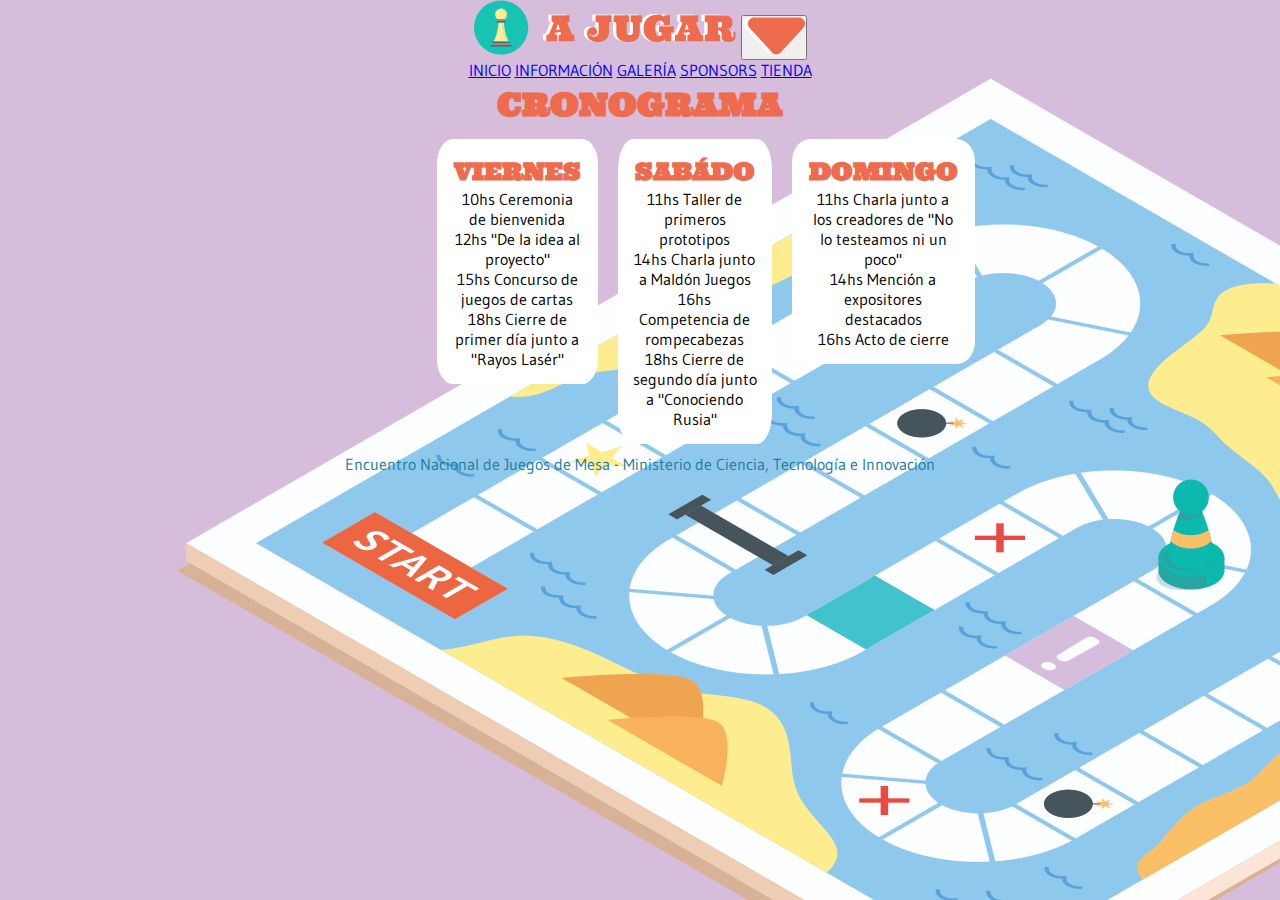
<file: index.html>
<!DOCTYPE html>
<html lang="en">
<head>
    <meta charset="UTF-8">
    <meta http-equiv="X-UA-Compatible" content="IE=edge">
    <meta name="viewport" content="width=device-width, initial-scale=1.0">
    <title>Inicio</title>
    <link rel="shortcut icon" href="../img/FavIcon.png" type="image/x-icon">
    <link href="https://cdn.jsdelivr.net/npm/bootstrap@5.1.3/dist/css/bootstrap.min.css" rel="stylesheet" integrity="sha384-1BmE4kWBq78iYhFldvKuhfTAU6auU8tT94WrHftjDbrCEXSU1oBoqyl2QvZ6jIW3" crossorigin="anonymous">
    <link rel="stylesheet" href="css/style.css">
    <link href="https://fonts.googleapis.com/css2?family=Gudea&family=Ultra&display=swap" rel="stylesheet">
    <link rel="stylesheet" href="https://cdnjs.cloudflare.com/ajax/libs/animate.css/4.1.1/animate.min.css"/>
</head>
<body class="fondositio1">
    <header>
    <nav class="navbar navbar-expand-sm">
          <a class="navbar-brand" href="#"><img src="./img/Encabezado.png" alt=""></a>
          <button class="navbar-toggler" type="button" data-bs-toggle="collapse" data-bs-target="#navbarTogglerDemo01" aria-controls="navbarTogglerDemo01" aria-expanded="false" aria-label="Toggle navigation">
            <span class="navbar-toggler-icon"></span> 
            <img class="menuBurguer" src="./img/Menu.png" alt="">
          </button>
          <div class="collapse navbar-collapse" id="navbarTogglerDemo01">
            <div class="navbar-nav">
              <a class="nav-link active link-modif" aria-current="page" href="./index.html">INICIO</a>
              <a class="nav-link link-modif" href="./pages/info.html">INFORMACIÓN</a>
              <a class="nav-link link-modif" href="./pages/galeria.html">GALERÍA</a>
              <a class="nav-link link-modif" href="./pages/sponsors.html">SPONSORS</a>
              <a class="nav-link link-modif" href="./pages/tienda.html">TIENDA</a>
            </div>
          </div>
      </nav>
      </header>
        
                      
    <main>
            <h1 class="animate__animated animate__bounceInRight">CRONOGRAMA</h1>
            <div class="animate__animated animate__backInUp dias" >

            <div class="dias--viernes">           
                <ul>
                    <li><h2>VIERNES</h2></li>
                    <li>10hs Ceremonia de bienvenida</li>
                    <li>12hs "De la idea al proyecto"</li>
                    <li>15hs Concurso de juegos de cartas</li>
                    <li>18hs Cierre de primer día junto a "Rayos Lasér"</li>
                </ul>
            </div>

            <div class="dias--sabado">
                <ul>
                    <li><h2>SABÁDO</h2></li>
                    <li>11hs Taller de primeros prototipos</li>
                    <li>14hs Charla junto a Maldón Juegos</li>
                    <li>16hs Competencia de rompecabezas</li>
                    <li>18hs Cierre de segundo día junto a "Conociendo Rusia"</li>
                </ul>
            </div> 
            
            <div>
                <ul class="dias--domingo">
                    <li><h2>DOMINGO</h2></li>
                    <li>11hs Charla junto a los creadores de "No lo testeamos ni un poco"</li>
                    <li>14hs Mención a expositores destacados</li>
                    <li>16hs Acto de cierre</li>
                </ul>
           </div>

            </div>
    </main>
    <footer>
        <p>Encuentro Nacional de Juegos de Mesa - Ministerio de Ciencia, Tecnología e Innovación</p>
    </footer> 
    <script src="https://cdn.jsdelivr.net/npm/bootstrap@5.1.3/dist/js/bootstrap.bundle.min.js" integrity="sha384-ka7Sk0Gln4gmtz2MlQnikT1wXgYsOg+OMhuP+IlRH9sENBO0LRn5q+8nbTov4+1p" crossorigin="anonymous"></script>
</body>
</html>
</file>
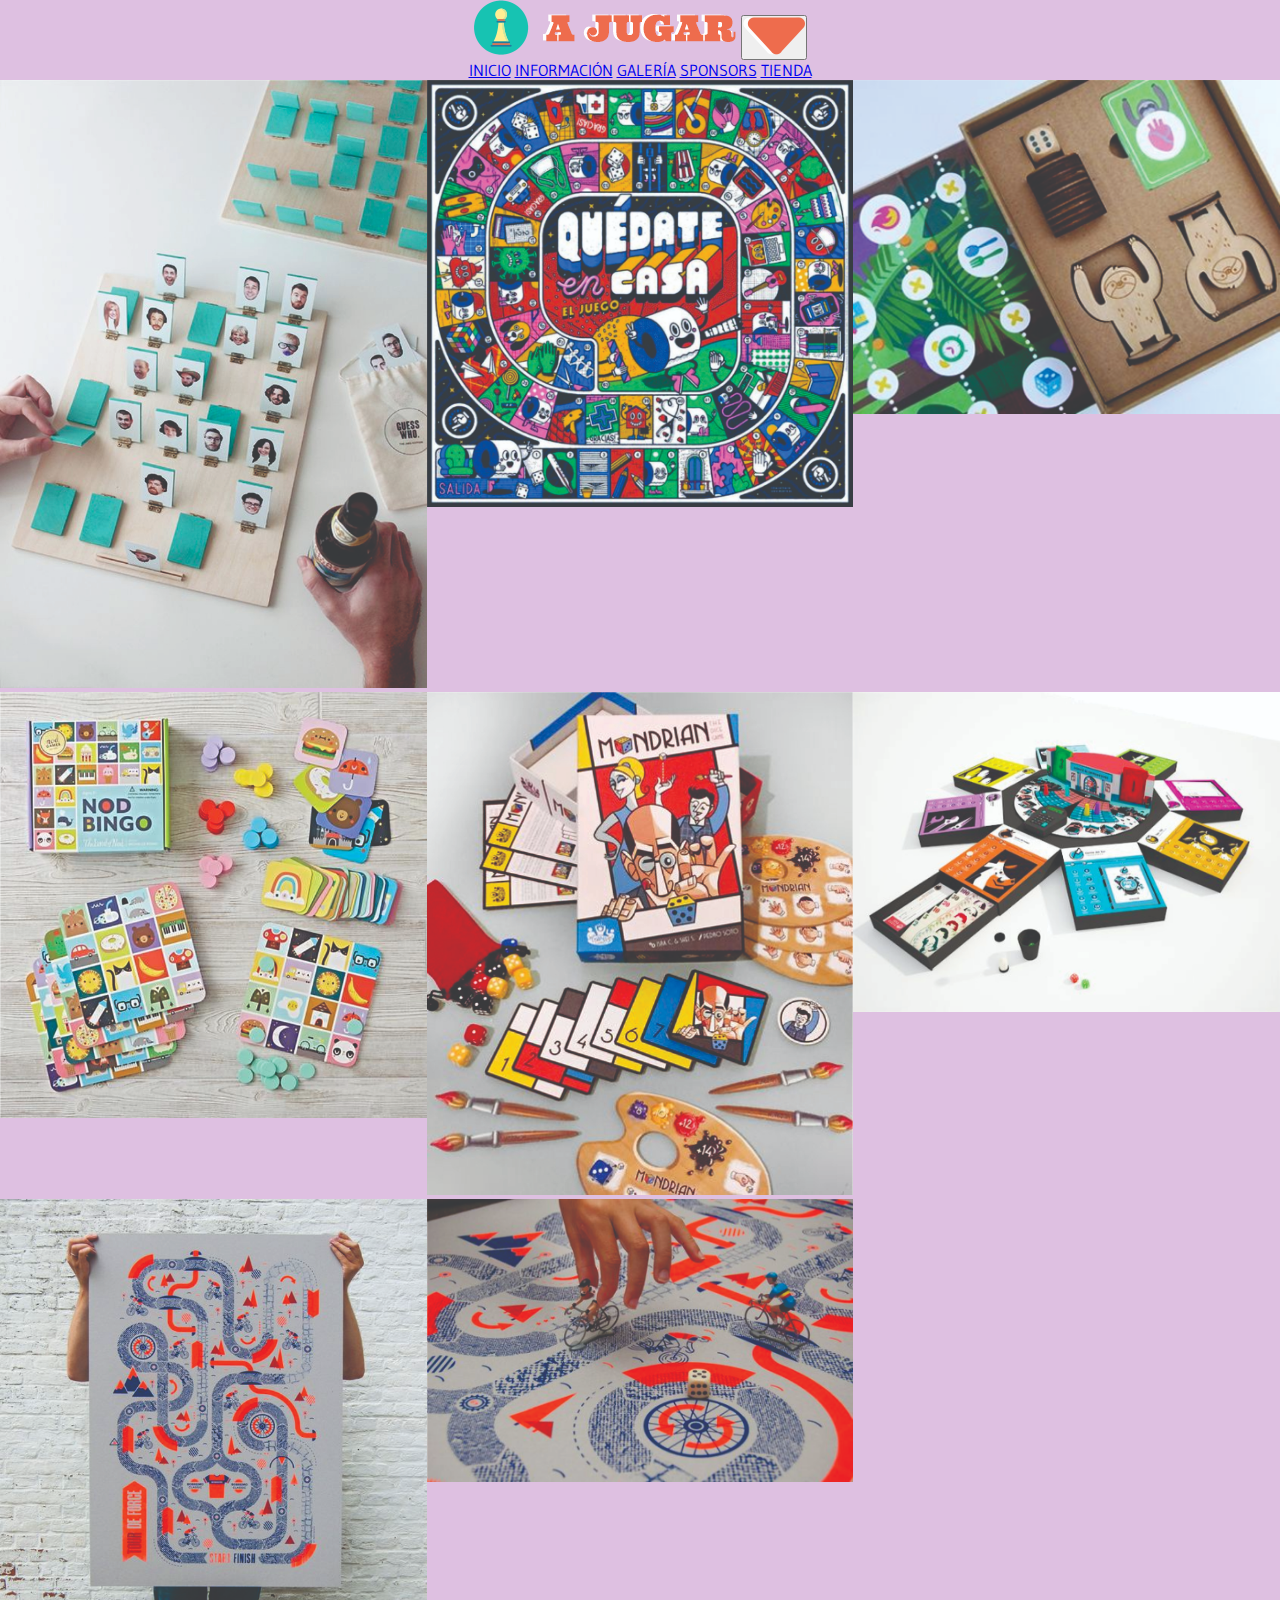
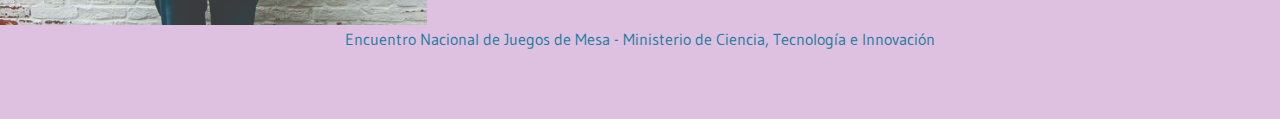
<file: pages/galeria.html>
<!DOCTYPE html>
<html lang="en">
<head>
    <meta charset="UTF-8">
    <meta http-equiv="X-UA-Compatible" content="IE=edge">
    <meta name="viewport" content="width=device-width, initial-scale=1.0">
    <title>Galería</title>
    <link rel="shortcut icon" href="../img/FavIcon.png" type="image/x-icon">
    <link href="https://cdn.jsdelivr.net/npm/bootstrap@5.1.3/dist/css/bootstrap.min.css" rel="stylesheet" integrity="sha384-1BmE4kWBq78iYhFldvKuhfTAU6auU8tT94WrHftjDbrCEXSU1oBoqyl2QvZ6jIW3" crossorigin="anonymous">
    <link rel="stylesheet" href="../css/style.css">
    <link href="https://fonts.googleapis.com/css2?family=Gudea&family=Ultra&display=swap" rel="stylesheet">
</head>
<body>
    <header>
        <nav class="navbar navbar-expand-sm">
              <a class="navbar-brand" href="#"><img src="/img/Encabezado.png" alt=""></a>
              <button class="navbar-toggler" type="button" data-bs-toggle="collapse" data-bs-target="#navbarTogglerDemo01" aria-controls="navbarTogglerDemo01" aria-expanded="false" aria-label="Toggle navigation">
                <span class="navbar-toggler-icon"></span>
                <img class="menuBurguer" src="../img/Menu.png" alt="">
              </button>
              <div class="collapse navbar-collapse" id="navbarTogglerDemo01">
                <div class="navbar-nav">
                  <a class="nav-link link-modif" aria-current="page" href="../index.html">INICIO</a>
                  <a class="nav-link link-modif" href="/pages/info.html">INFORMACIÓN</a>
                  <a class="nav-link active link-modif" href="/pages/galeria.html">GALERÍA</a>
                  <a class="nav-link link-modif" href="/pages/sponsors.html">SPONSORS</a>
                  <a class="nav-link link-modif" href="/pages/tienda.html">TIENDA</a>
                </div>
              </div>
          </nav>
          </header>
    <main class="galeria">
        <div class=imagen1><img src="../img/Galeria1.jpg" alt=""></div>
        <div class=imagen2><img src="../img/Galeria2.jpg" alt=""></div>
        <div class=imagen3><img src="../img/Galeria3.jpg" alt=""></div>
        <div class=imagen4><img src="../img/Galeria4.jpg" alt=""></div>
        <div class=imagen5><img src="../img/Galeria5.jpg" alt=""></div>
        <div class=imagen6><img src="../img/Galeria6.jpg" alt=""></div>
        <div class=imagen7><img src="../img/Galeria7.jpg" alt=""></div>
        <div class=imagen8><img src="../img/Galeria8.jpg" alt=""></div>
    </main>
    <footer>
        <p>Encuentro Nacional de Juegos de Mesa - Ministerio de Ciencia, Tecnología e Innovación</p>
    </footer>   

    <script src="https://cdn.jsdelivr.net/npm/bootstrap@5.1.3/dist/js/bootstrap.bundle.min.js" integrity="sha384-ka7Sk0Gln4gmtz2MlQnikT1wXgYsOg+OMhuP+IlRH9sENBO0LRn5q+8nbTov4+1p" crossorigin="anonymous"></script>
</body>
</html>
</file>
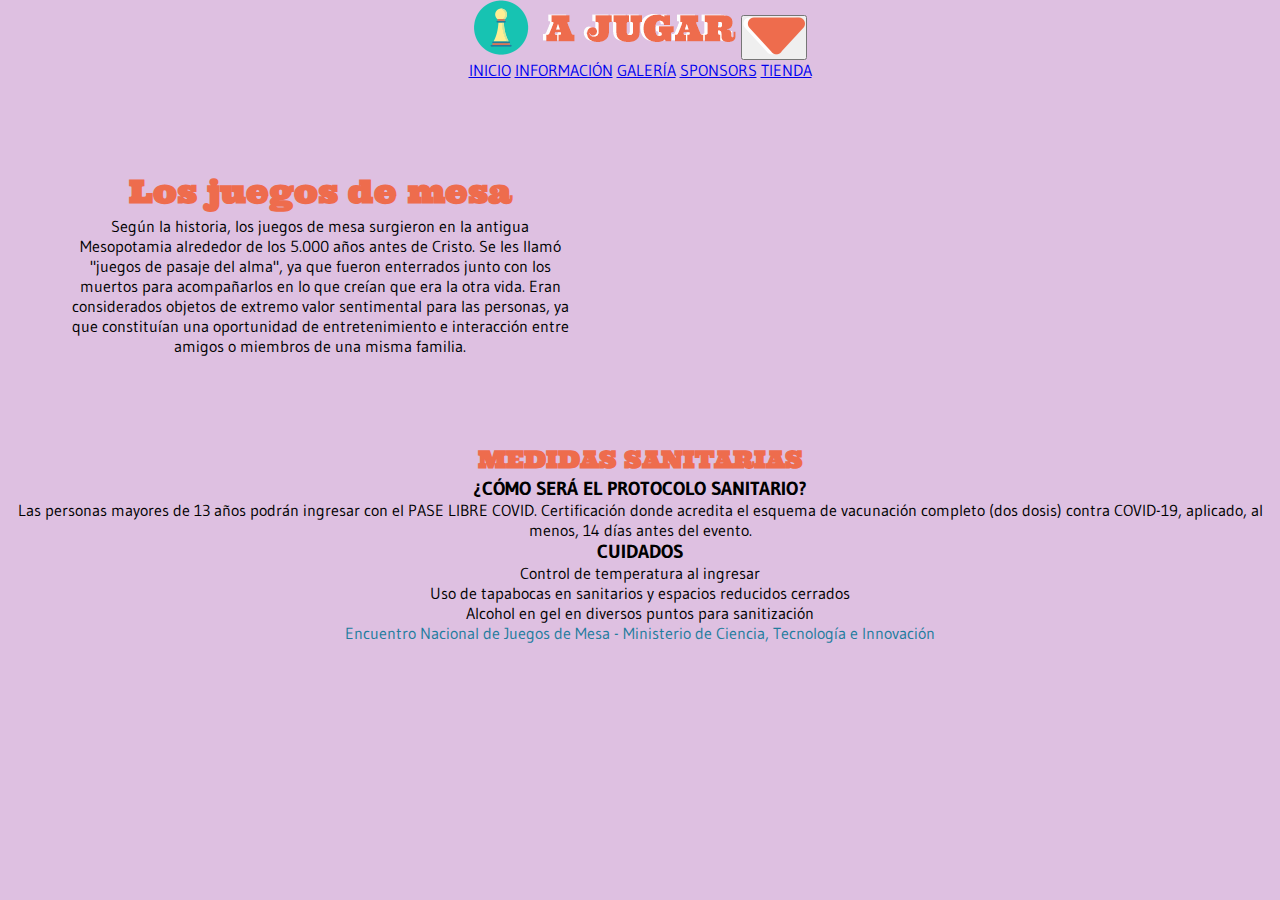
<file: pages/info.html>
<!DOCTYPE html>
<html lang="en">
<head>
    <meta charset="UTF-8">
    <meta http-equiv="X-UA-Compatible" content="IE=edge">
    <meta name="viewport" content="width=device-width, initial-scale=1.0">
    <title>Información</title>
    <link rel="shortcut icon" href="../img/FavIcon.png" type="image/x-icon">
    <link href="https://cdn.jsdelivr.net/npm/bootstrap@5.1.3/dist/css/bootstrap.min.css" rel="stylesheet" integrity="sha384-1BmE4kWBq78iYhFldvKuhfTAU6auU8tT94WrHftjDbrCEXSU1oBoqyl2QvZ6jIW3" crossorigin="anonymous">
    <link rel="stylesheet" href="../css/style.css">
    <link href="https://fonts.googleapis.com/css2?family=Gudea&family=Ultra&display=swap" rel="stylesheet">
</head>
<body>
    <header>
        <nav class="navbar navbar-expand-sm">
              <a class="navbar-brand" href="#"><img src="/img/Encabezado.png" alt=""></a>
              <button class="navbar-toggler" type="button" data-bs-toggle="collapse" data-bs-target="#navbarTogglerDemo01" aria-controls="navbarTogglerDemo01" aria-expanded="false" aria-label="Toggle navigation">
                <span class="navbar-toggler-icon"></span>
                <img class="menuBurguer" src="../img/Menu.png" alt="">
              </button>
              <div class="collapse navbar-collapse" id="navbarTogglerDemo01">
                <div class="navbar-nav">
                  <a class="nav-link link-modif" aria-current="page" href="../index.html">INICIO</a>
                  <a class="nav-link active link-modif" href="/pages/info.html">INFORMACIÓN</a>
                  <a class="nav-link link-modif" href="/pages/galeria.html">GALERÍA</a>
                  <a class="nav-link link-modif" href="/pages/sponsors.html">SPONSORS</a>
                  <a class="nav-link link-modif" href="/pages/tienda.html">TIENDA</a>
                </div>
              </div>
          </nav>
          </header>
    <main class="info">
    <section class="historia">
        <h1>Los juegos de mesa</h1>
        <p>Según la historia, los juegos de mesa surgieron en la antigua Mesopotamia alrededor de los 5.000 años antes de Cristo. Se les llamó "juegos de pasaje del alma", ya que fueron enterrados junto con los muertos para acompañarlos en lo que creían que era la otra vida. Eran considerados objetos de extremo valor sentimental para las personas, ya que constituían una oportunidad de entretenimiento e interacción entre amigos o miembros de una misma familia.</p>
    </section>
    <aside>
        <iframe width="560" height="315" src="https://www.youtube.com/embed/gOo2t0BSGQE" title="YouTube video player" frameborder="0" allow="accelerometer; autoplay; clipboard-write; encrypted-media; gyroscope; picture-in-picture" allowfullscreen></iframe>
    </aside>
    <section class="medidas">
        <h2>MEDIDAS SANITARIAS</h2>
        <h3>¿CÓMO SERÁ EL PROTOCOLO SANITARIO?</h3>
        <p>Las personas mayores de 13 años podrán ingresar con el PASE LIBRE COVID. Certificación donde acredita el esquema de vacunación completo (dos dosis) contra COVID-19, aplicado, al menos, 14 días antes del evento.</p>
        <h3>CUIDADOS</h3>
        <ul>
            <li>Control de temperatura al ingresar</li>
            <li>Uso de tapabocas en sanitarios y espacios reducidos cerrados</li>
            <li>Alcohol en gel en diversos puntos para sanitización</li>
        </ul>
    </section>
    </main>
    <footer>
        <p>Encuentro Nacional de Juegos de Mesa - Ministerio de Ciencia, Tecnología e Innovación</p>
    </footer>

    <script src="https://cdn.jsdelivr.net/npm/bootstrap@5.1.3/dist/js/bootstrap.bundle.min.js" integrity="sha384-ka7Sk0Gln4gmtz2MlQnikT1wXgYsOg+OMhuP+IlRH9sENBO0LRn5q+8nbTov4+1p" crossorigin="anonymous"></script>
</body>
</html>
</file>
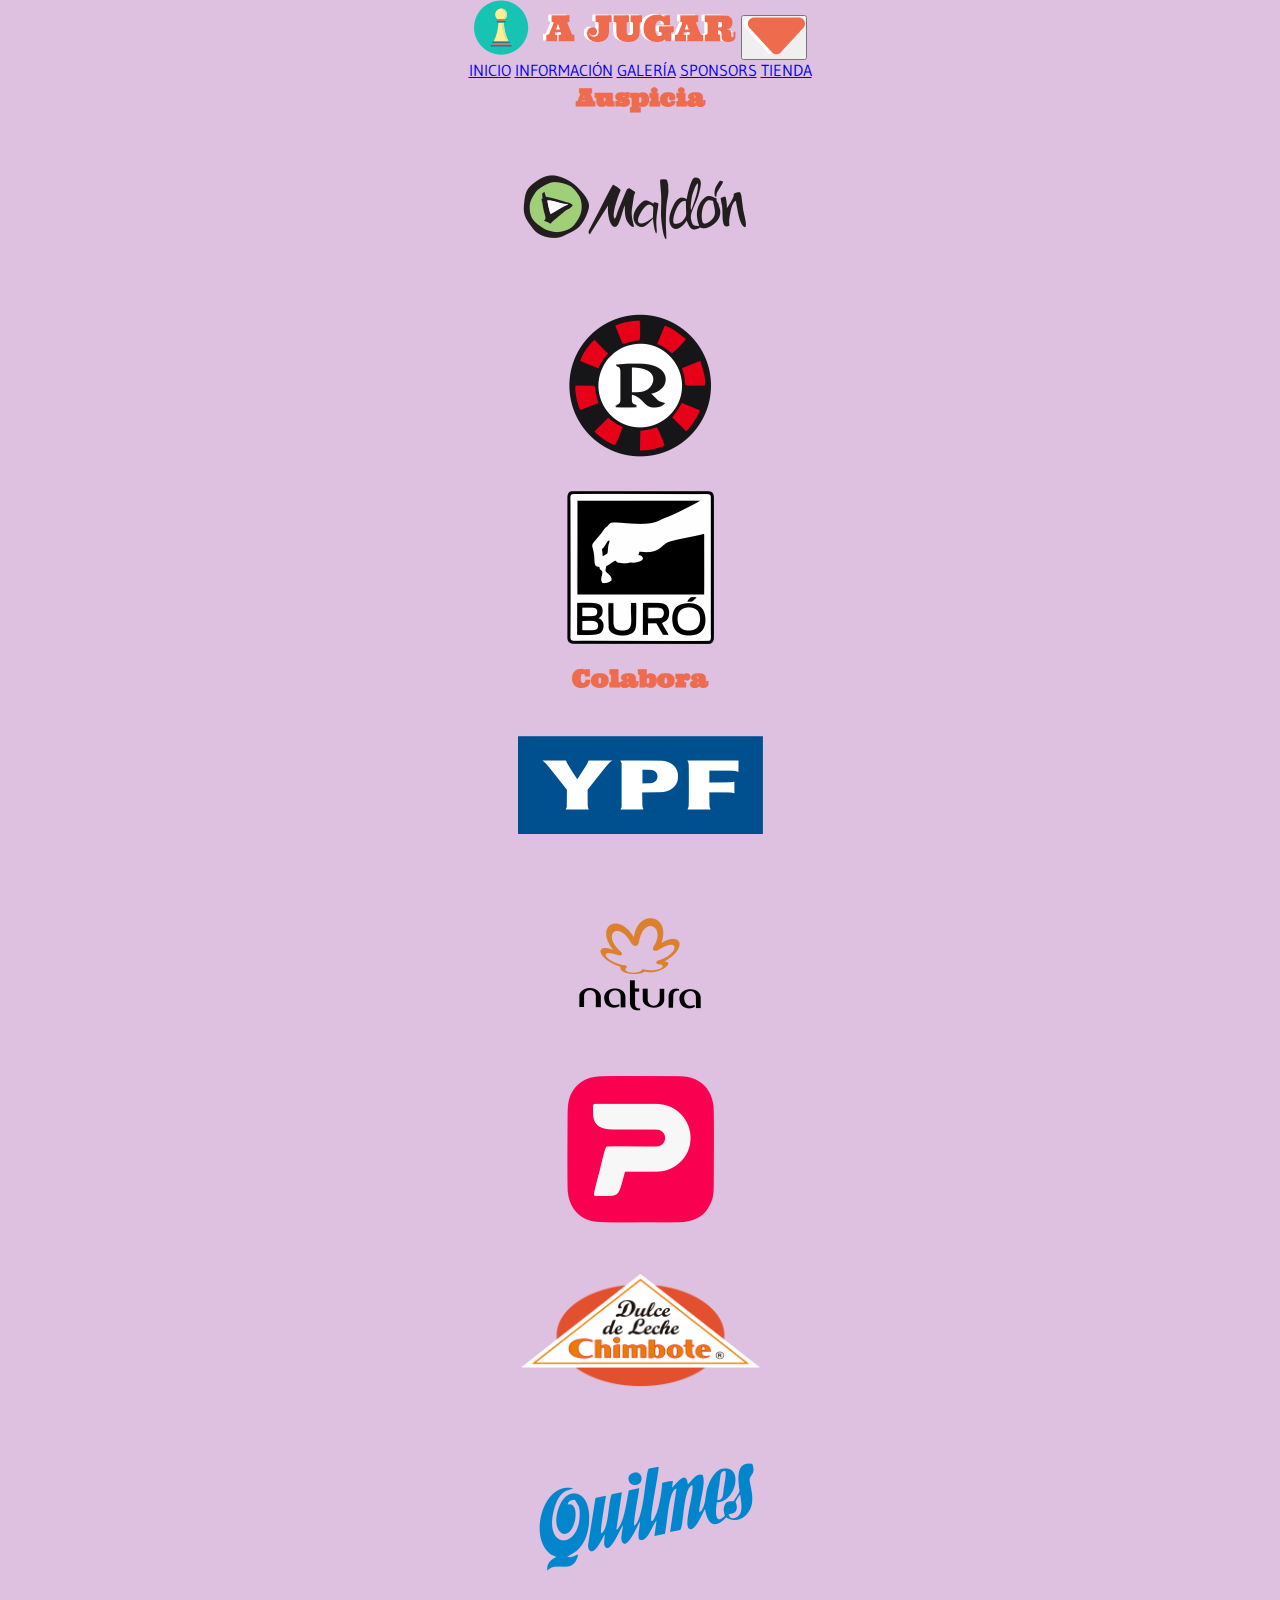
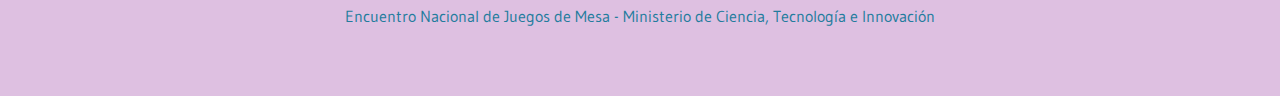
<file: pages/sponsors.html>
<!DOCTYPE html>
<html lang="en">
<head>
    <meta charset="UTF-8">
    <meta http-equiv="X-UA-Compatible" content="IE=edge">
    <meta name="viewport" content="width=device-width, initial-scale=1.0">
    <title>Sponsors</title>
    <link rel="shortcut icon" href="../img/FavIcon.png" type="image/x-icon">
    <link href="https://cdn.jsdelivr.net/npm/bootstrap@5.1.3/dist/css/bootstrap.min.css" rel="stylesheet" integrity="sha384-1BmE4kWBq78iYhFldvKuhfTAU6auU8tT94WrHftjDbrCEXSU1oBoqyl2QvZ6jIW3" crossorigin="anonymous">
    <link rel="stylesheet" href="../css/style.css">
    <link href="https://fonts.googleapis.com/css2?family=Gudea&family=Ultra&display=swap" rel="stylesheet">
</head>
<body>
    <header>
        <nav class="navbar navbar-expand-sm">
              <a class="navbar-brand" href="#"><img src="/img/Encabezado.png" alt=""></a>
              <button class="navbar-toggler" type="button" data-bs-toggle="collapse" data-bs-target="#navbarTogglerDemo01" aria-controls="navbarTogglerDemo01" aria-expanded="false" aria-label="Toggle navigation">
                <span class="navbar-toggler-icon"></span>
                <img class="menuBurguer" src="../img/Menu.png" alt="">
              </button>
              <div class="collapse navbar-collapse" id="navbarTogglerDemo01">
                <div class="navbar-nav">
                  <a class="nav-link link-modif" aria-current="page" href="../index.html">INICIO</a>
                  <a class="nav-link link-modif" href="/pages/info.html">INFORMACIÓN</a>
                  <a class="nav-link link-modif" href="/pages/galeria.html">GALERÍA</a>
                  <a class="nav-link active link-modif" href="/pages/sponsors.html">SPONSORS</a>
                  <a class="nav-link link-modif" href="/pages/tienda.html">TIENDA</a>
                </div>
              </div>
          </nav>
          </header> 
    <main >
        <div>
        <h2>Auspicia</h2>
        <div id="carouselExampleSlidesOnly" class="carousel slide" data-bs-ride="carousel">
            <div class="carousel-inner">
              <div class="carousel-item active">
                <img src="../img/MaldonLogoC.png"  alt="...">
              </div>
              <div class="carousel-item">
                <img src="../img/RuibalLogoC.png" alt="...">
              </div>
              <div class="carousel-item">
                <img src="../img/BuroLogoC.png" alt="...">
              </div>
            </div>
        </div>
        </div>
        <div>
        <h2>Colabora</h2>
        <div id="carouselExampleSlidesOnly" class="carousel slide" data-bs-ride="carousel">
            <div class="carousel-inner">
              <div class="carousel-item active">
                <img src="../img/YPFLogoC.png"  alt="...">
              </div>
              <div class="carousel-item">
                <img src="../img/NaturaLogoC.png" alt="...">
              </div>
              <div class="carousel-item">
                <img src="../img/PEYALogoC.png" alt="...">
              </div>
              <div class="carousel-item">
                <img src="../img/DDLChimboteLogoC.png" alt="...">
              </div>
              <div class="carousel-item">
                <img src="../img/QuilmesLogoC.png" alt="...">
              </div>
          </div>
        </div>
        </div>
    </main>
    <footer>
        <p>Encuentro Nacional de Juegos de Mesa - Ministerio de Ciencia, Tecnología e Innovación</p>
    </footer> 
    
    <script src="https://cdn.jsdelivr.net/npm/bootstrap@5.1.3/dist/js/bootstrap.bundle.min.js" integrity="sha384-ka7Sk0Gln4gmtz2MlQnikT1wXgYsOg+OMhuP+IlRH9sENBO0LRn5q+8nbTov4+1p" crossorigin="anonymous"></script>
</body>
</html>
</file>
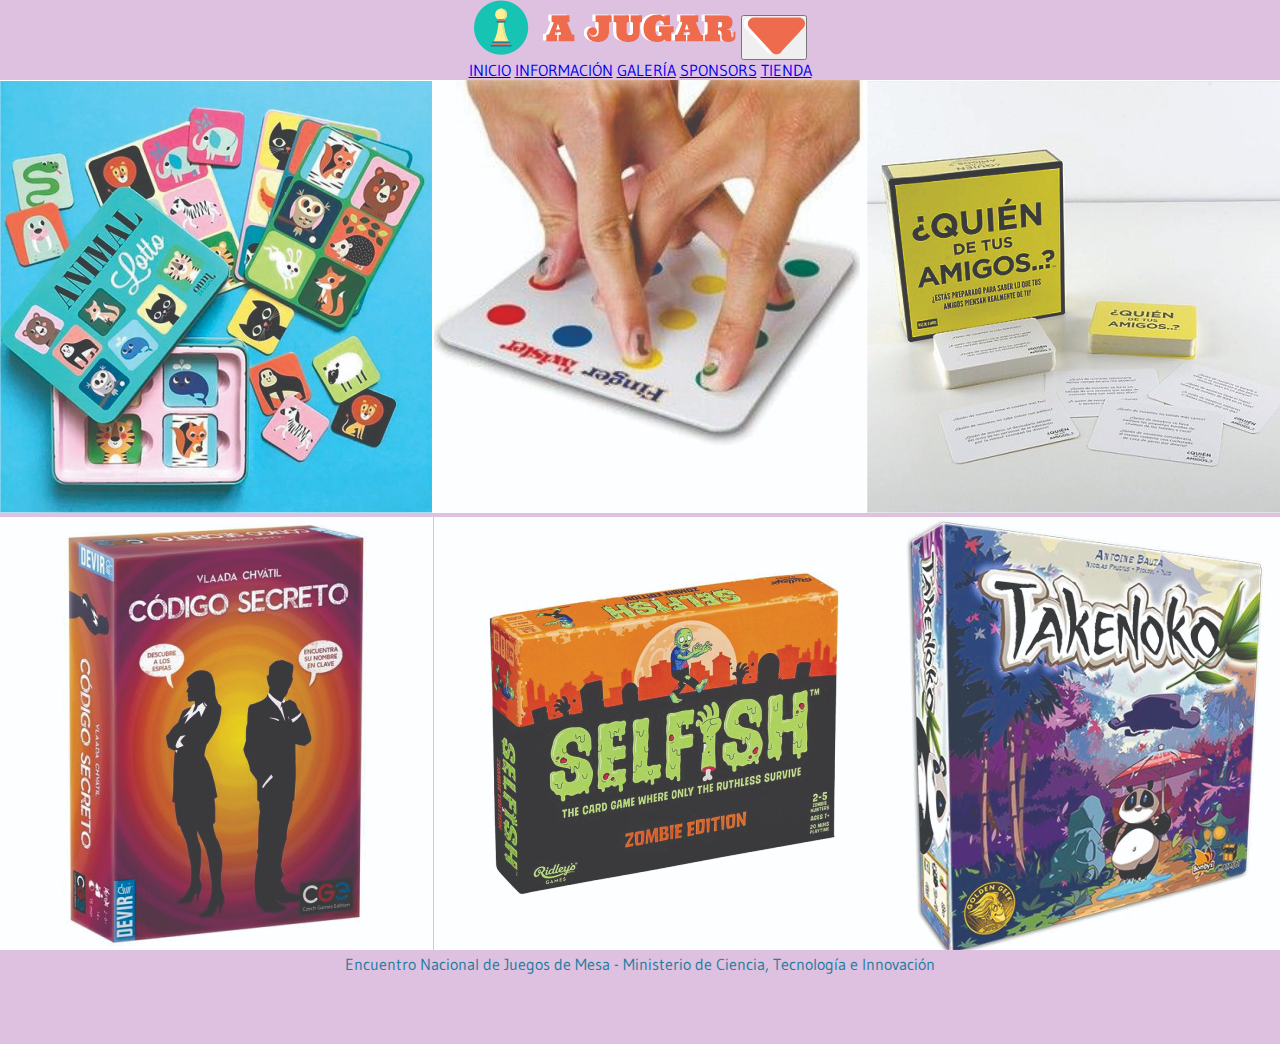
<file: pages/tienda.html>
<!DOCTYPE html>
<html lang="en">
<head>
    <meta charset="UTF-8">
    <meta http-equiv="X-UA-Compatible" content="IE=edge">
    <meta name="viewport" content="width=device-width, initial-scale=1.0">
    <title>Tienda</title>
    <link rel="shortcut icon" href="../img/FavIcon.png" type="image/x-icon">
    <link href="https://cdn.jsdelivr.net/npm/bootstrap@5.1.3/dist/css/bootstrap.min.css" rel="stylesheet" integrity="sha384-1BmE4kWBq78iYhFldvKuhfTAU6auU8tT94WrHftjDbrCEXSU1oBoqyl2QvZ6jIW3" crossorigin="anonymous">
    <link rel="stylesheet" href="../css/style.css">
    <link href="https://fonts.googleapis.com/css2?family=Gudea&family=Ultra&display=swap" rel="stylesheet">
</head>
<body>
    <header>
        <nav class="navbar navbar-expand-sm">
              <a class="navbar-brand" href="#"><img src="/img/Encabezado.png" alt=""></a>
              <button class="navbar-toggler" type="button" data-bs-toggle="collapse" data-bs-target="#navbarTogglerDemo01" aria-controls="navbarTogglerDemo01" aria-expanded="false" aria-label="Toggle navigation">
                <span class="navbar-toggler-icon"></span>
                <img class="menuBurguer" src="../img/Menu.png" alt="">
              </button>
              <div class="collapse navbar-collapse" id="navbarTogglerDemo01">
                <div class="navbar-nav">
                  <a class="nav-link link-modif" aria-current="page" href="../index.html">INICIO</a>
                  <a class="nav-link link-modif" href="/pages/info.html">INFORMACIÓN</a>
                  <a class="nav-link link-modif" href="/pages/galeria.html">GALERÍA</a>
                  <a class="nav-link link-modif" href="/pages/sponsors.html">SPONSORS</a>
                  <a class="nav-link active link-modif" href="/pages/tienda.html">TIENDA</a>
                </div>
              </div>
          </nav>
          </header>
    <section class="tienda">
        <article><img class="articuloUno" src="../img/AnimalLotto.jpg" alt=""></article>
        <article><img class="articuloDos" src="../img/FingerTwister.jpg" alt=""></article>
        <article><img class="articuloTres" src="../img/QuienDeTusAmigos.jpg" alt=""></article>
        <article><img class="articuloCuatro" src="../img/CodigoSecreto.jpg" alt=""></article>
        <article><img class="articuloCinco" src="../img/Selfish.jpg" alt=""></article>
        <article><img class="articuloSeis" src="../img/Takenoko.jpg" alt=""></article>
    </section>

    <footer>
        <p>Encuentro Nacional de Juegos de Mesa - Ministerio de Ciencia, Tecnología e Innovación</p>
    </footer>

    <script src="https://cdn.jsdelivr.net/npm/bootstrap@5.1.3/dist/js/bootstrap.bundle.min.js" integrity="sha384-ka7Sk0Gln4gmtz2MlQnikT1wXgYsOg+OMhuP+IlRH9sENBO0LRn5q+8nbTov4+1p" crossorigin="anonymous"></script>
</body>
</html>
</file>
<file: css/style.css>
*{
    margin: 0;
    padding: 0;
    box-sizing: border-box;
}
body{
    height: 100vh;
    width: 100vw;
    background-color: #dec0e1;
    font-family: 'Gudea', sans-serif;
    text-align: center;
}
.menuBurger{
    height: 80%;
    width: 80%;
}
.link.mofif{
    color: #227c9d;
}
.fondositio1{
    background-image: url(../img/FondoSitio1.jpg);
}
body h1{
    margin: 2px;
    padding: 2px;
    font-family: 'Ultra', serif;
    color: #ee6c4d;
}
body h2{
    margin: 2px;
    font-family: 'Ultra', serif;
    color: #ee6c4d;
}
div ul{
    margin: 10px;
    padding: 15px;
    list-style-type: none;
    transition: all 2s;
}
/* transformacion 2*/
div ul:hover{
    transform: scale(1.5);
}
.dias{
    display: flex;
    width: 33.33%;
    margin: auto;
}
.dias ul{
    background-color: white;
    border-radius: 10%;
}
.historia{
    grid-area: historia;
    width: 500px;
    margin: auto;
}
aside{
    margin: 5px;
    grid-area: ads;
}
.medidas{
    grid-area: medidas;
}
.galeria{
    width: 100%;
    margin: auto;
    display: grid;
    grid-template-columns: repeat(3,1fr);
    grid-template-rows: repeat(1,1fr);
}
.galeria img{
    width: 100%;
}
footer{
    color: #227c9d;
    height: 90px;
    width: 100%;
}
.info{
    display: grid;
    grid-template-columns: repeat(2,1fr);
    grid-template-rows: repeat(3,1fr);
    grid-template-areas: 
    "historia ads"
    "historia ads"
    "medidas medidas";
}
.tienda{
    display: grid;
    grid-template-columns: repeat(3,1fr);
    grid-template-rows: repeat(2,1fr);
}

/* tablet */
@media screen and (max-width: 1024px){
    body{
        font-size: small;
    }
    .dias--viernes{
        grid-area: vie;
    }
    .dias--sabado{
        grid-area: sab;
    }
    .dias--domingo{
        grid-area: dom;
    }
    .dias{
        display: grid;
        margin: auto;
        width: 80%;
        grid-template-columns: repeat (2,1fr);
        grid-template-rows: repeat(2, 1fr);
        grid-template-areas: 
        "vie sab"
        "vie sab"
        "dom dom";
    }

    .info{
        grid-template-columns: repeat(1, 1fr);
        grid-template-rows: repeat(3, 1fr);
        grid-template-areas: 
        "ads"
        "historia"
        "medidas";
    }
    .galeria{
        grid-template-columns: repeat(2,1fr);
        grid-template-rows: repeat(4,2fr);
    }
    .tienda{
        grid-template-columns: repeat(2,1fr);
        grid-template-rows: repeat(4,1fr);
    }
}
/* smartphones */
@media screen and (max-width: 768px){
    body{
        font-size: smaller;
    }
    .dias--viernes{
        grid-area: vie;
    }
    .dias--sabado{
        grid-area: sab;
    }
    .dias--domingo{
        grid-area: dom;
    }
    .dias{
        display: grid;
        margin: auto;
        width: 80%;
        grid-template-columns: 1fr;
        grid-template-rows: repeat(2, 1fr);
        grid-template-areas: 
        "vie"
        "sab"
        "dom";
    }
    .info{
        grid-template-columns: repeat(1, 1fr);
        grid-template-rows: repeat(3, 1fr);
        grid-template-areas: 
        "historia"
        "ads"
        "medidas";
    }
   .galeria{
       grid-template-columns: repeat(1,1fr);
       grid-template-rows: repeat(8,1fr);
   }
   .tienda{
       grid-template-columns: repeat(1,1fr);
       grid-template-rows: repeat(6,1fr);
   }
}
</file>
